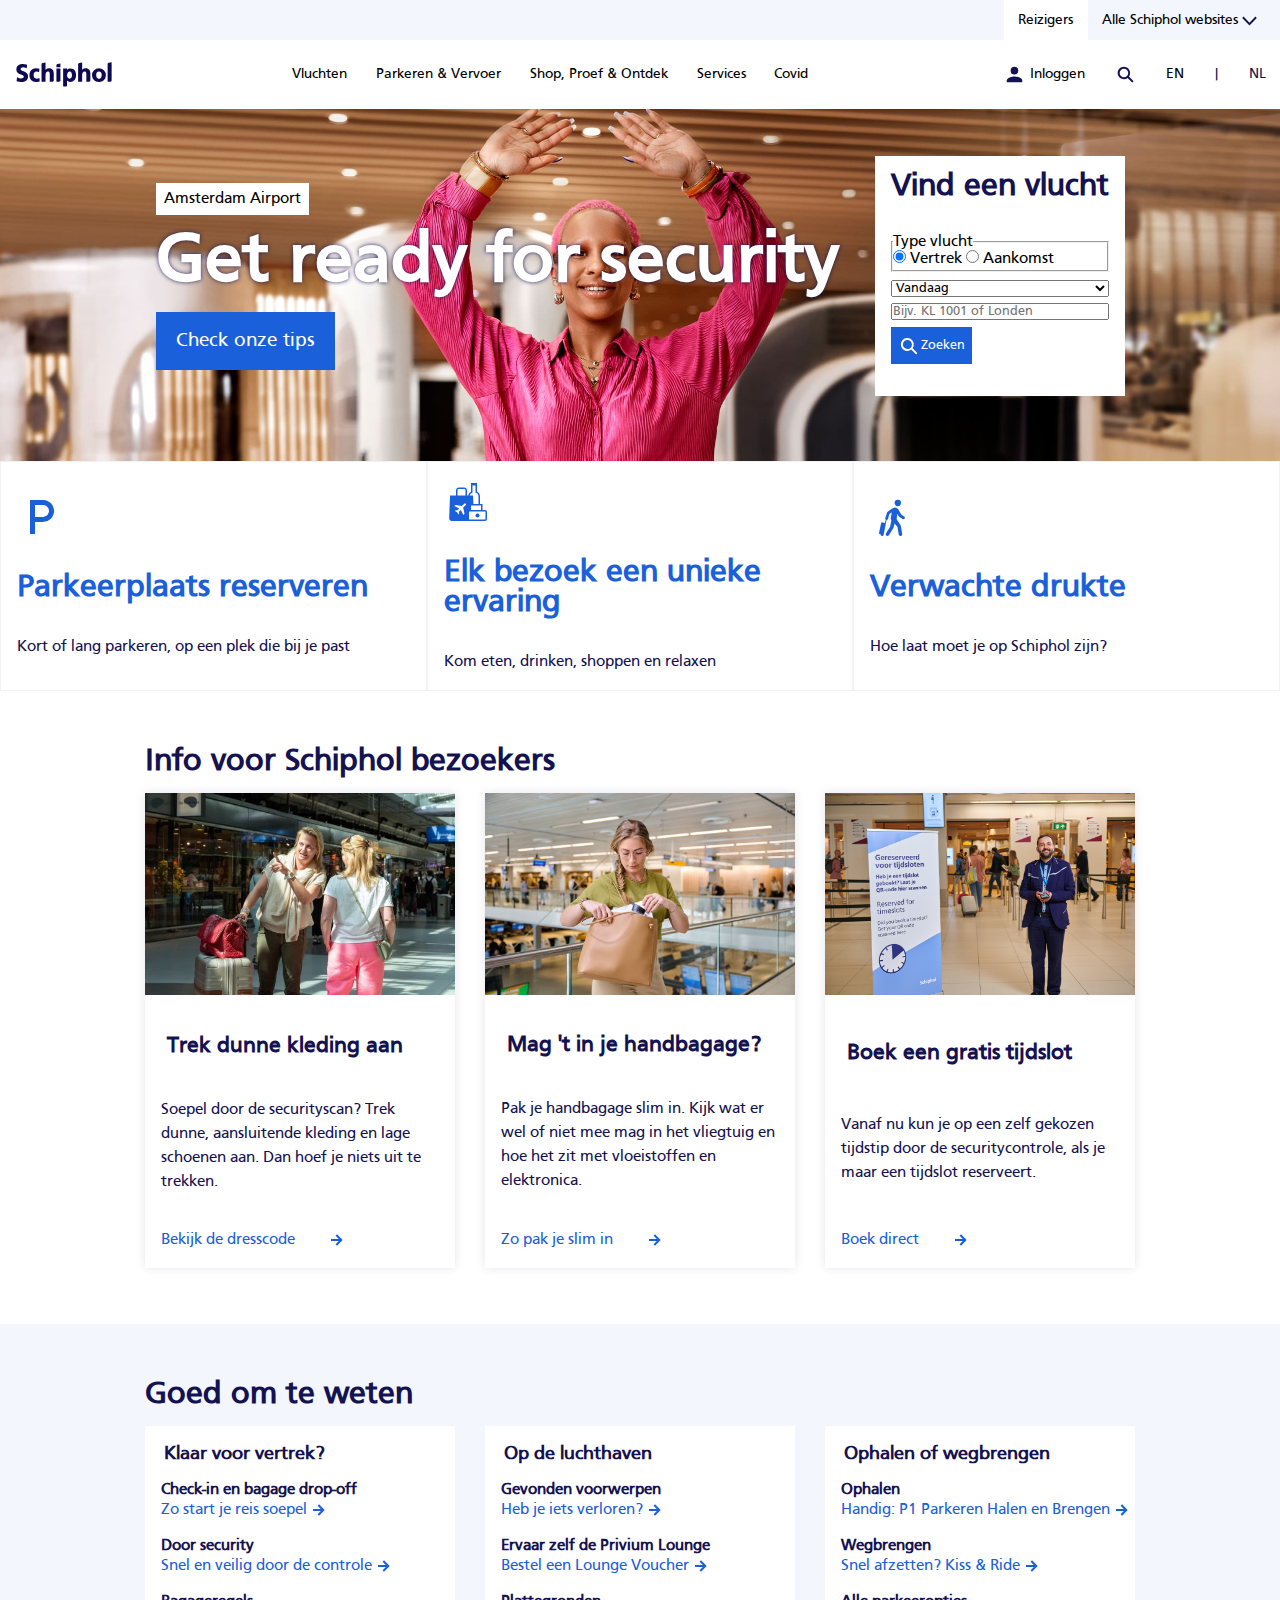
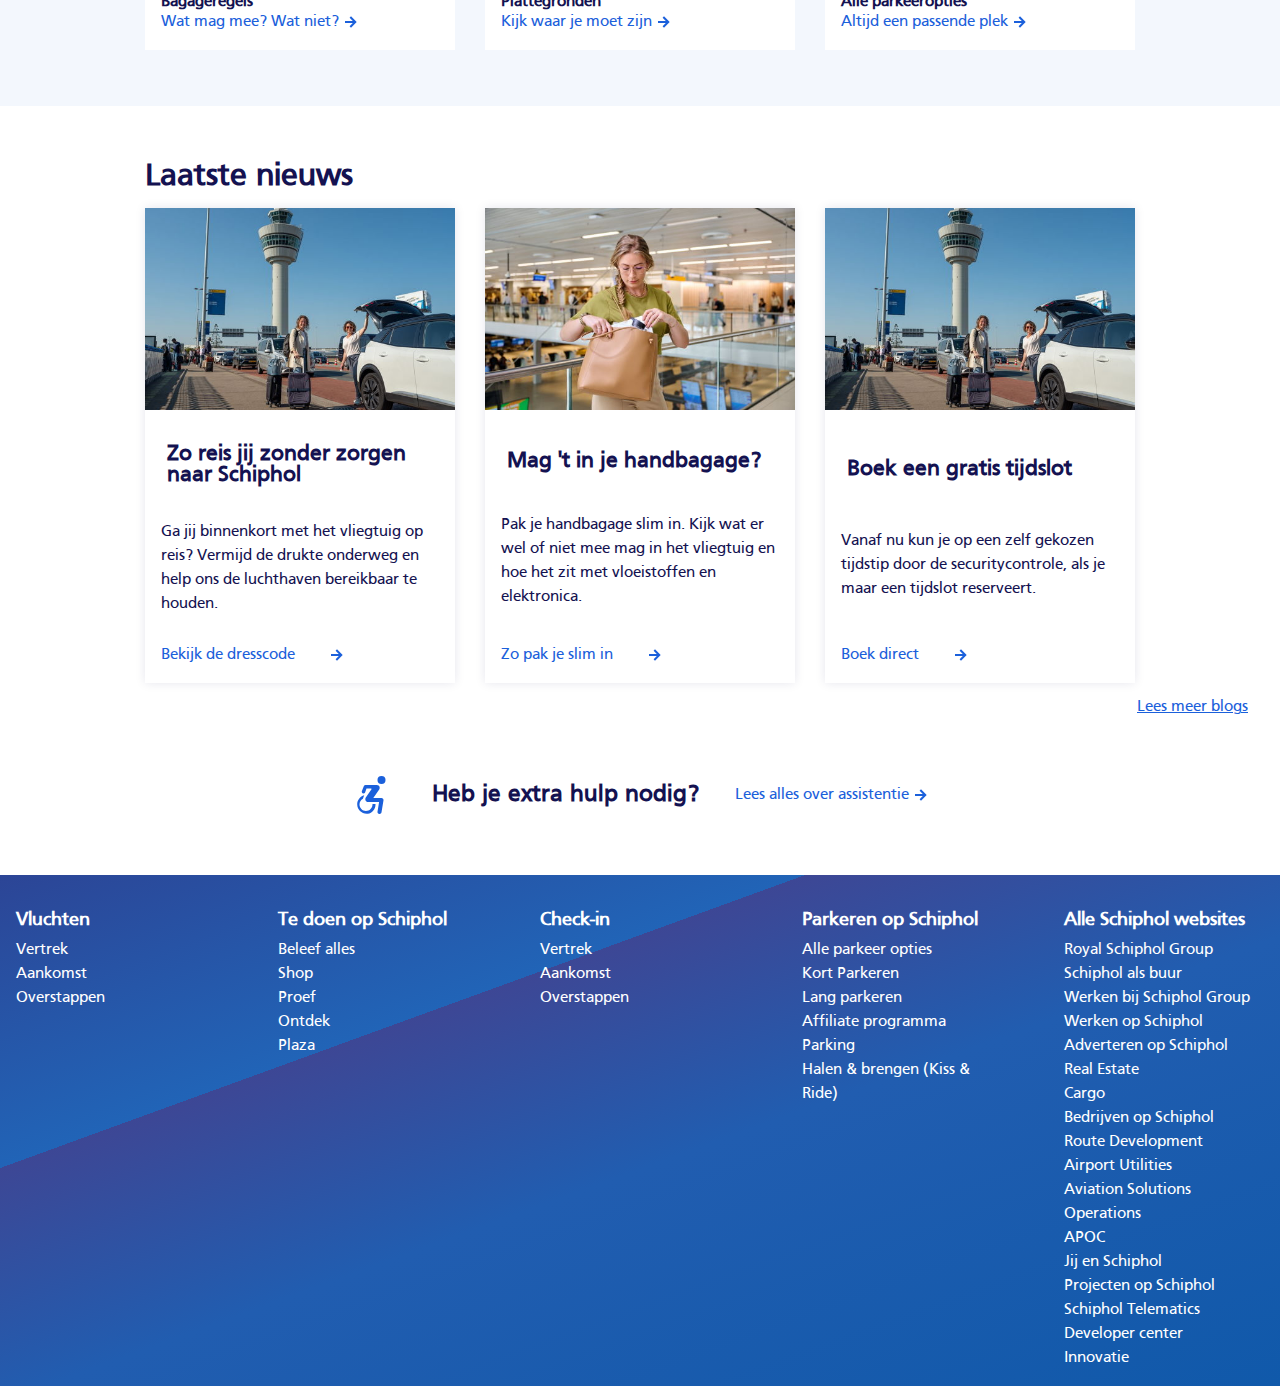
<file: index.html>
<!DOCTYPE html>
<html lang="nl">

<head>
	<meta charset="utf-8">
	<meta http-equiv="X-UA-Compatible" content="IE=edge">
	<title>Schiphol (Copy)</title>
	<meta name="author" content="Maxwell Pels">
	<meta name="viewport" content="width=device-width, initial-scale=1">
	<link href="styles/style.css" rel="stylesheet">
	<link rel="icon" type="image/svg+xml" href="images/favicon.svg">
</head>

<body>
	<header>
		<nav class="nav-top">
			<ul>
				<li class="reizigers"><a href="#">Reizigers</a></li>
				<li><a href="#">Alle Schiphol websites<img class="dropdown-icon" src="images/dropdown-icon.svg"
							alt=""></a></li>
			</ul>
		</nav>
		<nav class="nav-bottom">
			<a href="index.html"><img class="logo" src="images/Amsterdam_Airport_Schiphol_logo_(2018_present).svg"
					alt="Naar homepage"></a>
			<ul>
				<li><a href="vertrek.html">Vluchten</a></li>
				<li><a href="#">Parkeren & Vervoer</a></li>
				<li><a href="#">Shop, Proef & Ontdek</a></li>
				<li><a href="#">Services</a></li>
				<li><a href="#">Covid</a></li>
			</ul>
			<ul>
				<li><a href="#"><img class="inlog-icon" src="images/inlog-icon.svg">Inloggen</a>
				</li>
				<li><a href="#"><img class="zoek-icon" src="images/zoek-icon.svg" alt="zoeken"></a></li>
				<li alt="English"><a href="#">EN</a></li>
				<li><span>|</span></li>
				<li><strong>NL</strong></li>
			</ul>
		</nav>
		<nav class="nav-small">
			<button><img src="images/menu-icon.svg" alt="menu knop">menu</button>
			<a href="index.html"><img class="logo" src="images/Amsterdam_Airport_Schiphol_logo_(2018_present).svg"
					alt="Naar homepage"></a>
			<ul class="extra">
				<li><a href="#"><img class="inlog-icon" src="images/inlog-icon.svg" alt="inloggen"></a></li>
				<li><a href="#"><img class="zoek-icon" src="images/zoek-icon.svg" alt="zoeken"></a></li>
			</ul>
		</nav>
	</header>

	<main>
		<section class="part-1">
			<section class="overlay">
				<section class="introduction">
					<h1>Amsterdam Airport</h1>
					<h2>Get ready for security</h2>
					<button><a href="#">Check onze tips</a></button>
				</section>
				<section class="part-2">
					<h2>Vind een vlucht</h2>
					<form class="flight-search-widget__form" action="/nl/vlucht/homepage-search/" method="GET">
						<fieldset class="rw-fieldset">
							<legend class="rw-legend flight-search-widget__legend">Type vlucht</legend>
							<input type="radio" class="rw-input-radio" id="flight-search-widget-departures"
								name="direction" value="departure" checked="">
							<label for="flight-search-widget-departures" class="rw-input-radio-label">Vertrek</label>
							<input type="radio" class="rw-input-radio" id="flight-search-widget-arrivals"
								name="direction" value="arrival">
							<label for="flight-search-widget-arrivals" class="rw-input-radio-label">Aankomst</label>
						</fieldset>
						<select class="rw-select" data-input="true" aria-label="Selecteer een dag:" name="datetime"
							autocorrect="off">
							<option disabled="" hidden="" value="">
							</option>
							<option value="2023-10-05">Gisteren</option>
							<option value="2023-10-06" selected="">Vandaag</option>
							<option value="2023-10-07">Morgen</option>
							<option value="2023-10-08">8 oktober</option>
							<option value="2023-10-09">9 oktober</option>
							<option value="2023-10-10">10 oktober</option>
							<option value="2023-10-11">11 oktober</option>
							<option value="2023-10-12">12 oktober</option>
							<option value="2023-10-13">13 oktober</option>
							<option value="2023-10-14">14 oktober</option>
							<option value="2023-10-15">15 oktober</option>
							<option value="2023-10-16">16 oktober</option>
							<option value="2023-10-17">17 oktober</option>
							<option value="2023-10-18">18 oktober</option>
							<option value="2023-10-19">19 oktober</option>
							<option value="2023-10-20">20 oktober</option>
							<option value="2023-10-21">21 oktober</option>
							<option value="2023-10-22">22 oktober</option>
							<option value="2023-10-23">23 oktober</option>
							<option value="2023-10-24">24 oktober</option>
							<option value="2023-10-25">25 oktober</option>
							<option value="2023-10-26">26 oktober</option>
							<option value="2023-10-27">27 oktober</option>
						</select>
						<input class="rw-input-text rw-autosuggest__input rw-input-submit__input"
							data-autosuggest-input="true" type="search" autocapitalize="off" autocomplete="off"
							autocorrect="off" aria-label="Geef een vluchtnummer, airline of stad op"
							placeholder="Bijv. KL 1001 of Londen" name="search" value=""
							id="flight-search-widget-autosuggest" spellcheck="false">
						<button>
							<svg aria-hidden="true" width="24" height="24" viewBox="0 0 24 24">
								<path fill="currentcolor"
									d="M19.8 18.4l-4.2-4.2a6.5 6.5 0 10-9.1 1.5 6.7 6.7 0 003.9 1.2 6.5 6.5 0 003.8-1.3l4.2 4.2a1 1 0 101.6-1.2zm-13.9-8a4.5 4.5 0 019 0 4.6 4.6 0 01-4.5 4.5 4.5 4.5 0 01-4.5-4.5z">
								</path>
							</svg>
							<span class="visually-hidden">Zoeken</span>
						</button>
					</form>
				</section>
			</section>
			<img src="images/Summer_is_magic__opt_.jpeg" alt="vrouw bij security">
		</section>
		<section id="part-2">
			<h2>Vind een vlucht</h2>
			<form class="flight-search-widget__form" action="/nl/vlucht/homepage-search/" method="GET">
				<fieldset class="rw-fieldset">
					<legend class="rw-legend flight-search-widget__legend">Type vlucht</legend>
					<input type="radio" class="rw-input-radio" id="flight-search-widget-departures" name="direction"
						value="departure" checked="">
					<label for="flight-search-widget-departures" class="rw-input-radio-label">Vertrek</label>
					<input type="radio" class="rw-input-radio" id="flight-search-widget-arrivals" name="direction"
						value="arrival">
					<label for="flight-search-widget-arrivals" class="rw-input-radio-label">Aankomst</label>
				</fieldset>
				<select class="rw-select" data-input="true" aria-label="Selecteer een dag:" name="datetime"
					autocorrect="off">
					<option disabled="" hidden="" value="">
					</option>
					<option value="2023-10-05">Gisteren</option>
					<option value="2023-10-06" selected="">Vandaag</option>
					<option value="2023-10-07">Morgen</option>
					<option value="2023-10-08">8 oktober</option>
					<option value="2023-10-09">9 oktober</option>
					<option value="2023-10-10">10 oktober</option>
					<option value="2023-10-11">11 oktober</option>
					<option value="2023-10-12">12 oktober</option>
					<option value="2023-10-13">13 oktober</option>
					<option value="2023-10-14">14 oktober</option>
					<option value="2023-10-15">15 oktober</option>
					<option value="2023-10-16">16 oktober</option>
					<option value="2023-10-17">17 oktober</option>
					<option value="2023-10-18">18 oktober</option>
					<option value="2023-10-19">19 oktober</option>
					<option value="2023-10-20">20 oktober</option>
					<option value="2023-10-21">21 oktober</option>
					<option value="2023-10-22">22 oktober</option>
					<option value="2023-10-23">23 oktober</option>
					<option value="2023-10-24">24 oktober</option>
					<option value="2023-10-25">25 oktober</option>
					<option value="2023-10-26">26 oktober</option>
					<option value="2023-10-27">27 oktober</option>
				</select>
				<input class="rw-input-text rw-autosuggest__input rw-input-submit__input" data-autosuggest-input="true"
					type="search" autocapitalize="off" autocomplete="off" autocorrect="off"
					aria-label="Geef een vluchtnummer, airline of stad op" placeholder="Bijv. KL 1001 of Londen"
					name="search" value="" id="flight-search-widget-autosuggest" spellcheck="false">
				<button>
					<svg aria-hidden="true" width="24" height="24" viewBox="0 0 24 24">
						<path fill="currentcolor"
							d="M19.8 18.4l-4.2-4.2a6.5 6.5 0 10-9.1 1.5 6.7 6.7 0 003.9 1.2 6.5 6.5 0 003.8-1.3l4.2 4.2a1 1 0 101.6-1.2zm-13.9-8a4.5 4.5 0 019 0 4.6 4.6 0 01-4.5 4.5 4.5 4.5 0 01-4.5-4.5z">
						</path>
					</svg>
					<span class="visually-hidden">Zoeken</span>
				</button>
			</form>
		</section>
		<section class="part-3">
			<a href="#" alt="naar parkeerplaats reserveren">
				<article class="parkeren">
					<img src="images/P-icon.svg">
					<section>
						<h2>Parkeerplaats reserveren</h2>
						<p>Kort of lang parkeren, op een plek die bij je past</p>
					</section>
				</article>
			</a>
			<a href="#" alt="naar Elk bezoek een unieke ervaring">
				<article>
					<img src="images/baggage-icon.svg">
					<section>
						<h2>Elk bezoek een unieke ervaring</h2>
						<p>Kom eten, drinken, shoppen en relaxen</p>
					</section>
				</article>
			</a>
			<a href="#" alt="naar Verwachte drukte">
				<article>
					<img src="images/depart-icon.svg">
					<section>
						<h2>Verwachte drukte</h2>
						<p>Hoe laat moet je op Schiphol zijn?</p>
					</section>
				</article>
			</a>
		</section>
		<section class="part-4">
			<h2>Info voor Schiphol bezoekers</h2>
			<section>
				<a href="#" alt="Bekijk de dresscode">
					<article>
						<img src="images/Kledingblog-najaarscampagne.jpg"
							alt="twee vrouwen met baggage wijzend naar iets">
						<h3>Trek dunne kleding aan</h3>
						<p>Soepel door de securityscan? Trek dunne, aansluitende kleding en lage schoenen aan. Dan hoef
							je
							niets uit te trekken.</p>
						<section>
							<p>Bekijk de dresscode</p>
							<img src="images/arrowlink-icon.svg" alt="">
						</section>
					</article>
				</a>
				<a href="#">
					<article>
						<img src="images/handbagage__opt_.jpeg" alt="Vrouw zoekt in haar tas">
						<h3>Mag 't in je handbagage?</h3>
						<p>Pak je handbagage slim in. Kijk wat er wel of niet mee mag in het vliegtuig en hoe het zit
							met
							vloeistoffen en elektronica.</p>
						<section>
							<p>Zo pak je slim in</p>
							<img src="images/arrowlink-icon.svg" alt="">
						</section>
					</article>
				</a>
				<a href="#">
					<article>
						<img src="images/Tijdsloten_linkpost.png" alt="Schiphol medewerker staat voor je klaar">
						<h3>Boek een gratis tijdslot</h3>
						<p>Vanaf nu kun je op een zelf gekozen tijdstip door de securitycontrole, als je maar een
							tijdslot
							reserveert.</p>
						<section>
							<p>Boek direct</p>
							<img src="images/arrowlink-icon.svg" alt="">
						</section>
					</article>
				</a>
			</section>
		</section>
		<section class="part-5">
			<h2>Goed om te weten</h2>
			<section>
				<article>
					<h3>Klaar voor vertrek?</h3>
					<section>
						<h4>Check-in en bagage drop-off</h4>
						<a href="#">Zo start je reis soepel<img src="images/arrowlink-icon.svg" alt=""></a>
					</section>
					<section>
						<h4>Door security</h4>
						<a href="#">Snel en veilig door de controle<img src="images/arrowlink-icon.svg" alt=""></a>
					</section>
					<section>
						<h4>Bagageregels</h4>
						<a href="#">Wat mag mee? Wat niet?<img src="images/arrowlink-icon.svg" alt=""></a>
					</section>
				</article>
				<article>
					<h3>Op de luchthaven</h3>
					<section>
						<h4>Gevonden voorwerpen</h4>
						<a href="#">Heb je iets verloren?<img src="images/arrowlink-icon.svg" alt=""></a>
					</section>
					<section>
						<h4>Ervaar zelf de Privium Lounge</h4>
						<a href="#">Bestel een Lounge Voucher<img src="images/arrowlink-icon.svg" alt=""></a>
					</section>
					<section>
						<h4>Plattegronden</h4>
						<a href="#">Kijk waar je moet zijn<img src="images/arrowlink-icon.svg" alt=""></a>
					</section>
				</article>
				<article>
					<h3>Ophalen of wegbrengen</h3>
					<section>
						<h4>Ophalen</h4>
						<a href="#">Handig: P1 Parkeren Halen en Brengen<img src="images/arrowlink-icon.svg" alt=""></a>
					</section>
					<section>
						<h4>Wegbrengen</h4>
						<a href="#">Snel afzetten? Kiss & Ride<img src="images/arrowlink-icon.svg" alt=""></a>
					</section>
					<section>
						<h4>Alle parkeeropties</h4>
						<a href="#">Altijd een passende plek<img src="images/arrowlink-icon.svg" alt=""></a>
					</section>
				</article>
			</section>
		</section>
		<section class="part-6">
			<h2>Laatste nieuws</h2>
			<section>
				<a href="#" alt="Bekijk de dresscode">
					<article>
						<img src="images/schiphol.jpg" alt="2 vrouwen zijn koffers uitladen uit auto op Schiphol">
						<h3>Zo reis jij zonder zorgen naar Schiphol</h3>
						<p>Ga jij binnenkort met het vliegtuig op reis? Vermijd de drukte onderweg en help ons de luchthaven bereikbaar te houden.</p>
						<section>
							<p>Bekijk de dresscode</p>
							<img src="images/arrowlink-icon.svg" alt="">
						</section>
					</article>
				</a>
				<a href="#" alt="Zo pak je slim in">
					<article>
						<img src="images/handbagage__opt_.jpeg" alt="Vrouw zoekt in haar tas">
						<h3>Mag 't in je handbagage?</h3>
						<p>Pak je handbagage slim in. Kijk wat er wel of niet mee mag in het vliegtuig en hoe het zit
							met
							vloeistoffen en elektronica.</p>
						<section>
							<p>Zo pak je slim in</p>
							<img src="images/arrowlink-icon.svg" alt="">
						</section>
					</article>
				</a>
				<a href="#" alt="Boek direct">
					<article>
						<img src="images/schiphol.jpg" alt="2 vrouwen zijn koffers uitladen uit auto op Schiphol">
						<h3>Boek een gratis tijdslot</h3>
						<p>Vanaf nu kun je op een zelf gekozen tijdstip door de securitycontrole, als je maar een
							tijdslot
							reserveert.</p>
						<section>
							<p>Boek direct</p>
							<img src="images/arrowlink-icon.svg" alt="">
						</section>
					</article>
				</a>
			</section>
			<a class="link" href="#">Lees meer blogs</a>
		</section>
		<section class="part-7">
			<img src="images/hulp-icon.svg" alt="">
			<h2>Heb je extra hulp nodig?</h2>
			<a href="#">Lees alles over assistentie<img src="images/arrowlink-icon.svg" alt=""></a>
		</section>
	</main>

	<footer>
		<ul>
			<li><h2>Vluchten</h2></li>
			<li><a href="#">Vertrek</a></li>
			<li><a href="#">Aankomst</a></li>
			<li><a href="#">Overstappen</a></li>
		</ul>
		<ul>
			<li><h2>Te doen op Schiphol</h2></li>
			<li><a href="#">Beleef alles</a></li>
			<li><a href="#">Shop</a></li>
			<li><a href="#">Proef</a></li>
			<li><a href="#">Ontdek</a></li>
			<li><a href="#">Plaza</a></li>
		</ul>
		<ul>
			<li><h2>Check-in</h2></li>
			<li><a href="#">Vertrek</a></li>
			<li><a href="#">Aankomst</a></li>
			<li><a href="#">Overstappen</a></li>
		</ul>
		<ul>
			<li><h2>Parkeren op Schiphol</h2></li>
			<li><a href="#">Alle parkeer opties</a></li>
			<li><a href="#">Kort Parkeren</a></li>
			<li><a href="#">Lang parkeren</a></li>
			<li><a href="#">Affiliate programma Parking</a></li>
			<li><a href="#">Halen & brengen (Kiss & Ride)</a></li>
		</ul>
		<ul>
			<li><h2>Alle Schiphol websites</h2></li>
			<li><a href="#">Royal Schiphol Group</a></li>
			<li><a href="#">Schiphol als buur</a></li>
			<li><a href="#">Werken bij Schiphol Group</a></li>
			<li><a href="#">Werken op Schiphol</a></li>
			<li><a href="#">Adverteren op Schiphol</a></li>
			<li><a href="#">Real Estate</a></li>
			<li><a href="#">Cargo</a></li>
			<li><a href="#">Bedrijven op Schiphol</a></li>
			<li><a href="#">Route Development</a></li>
			<li><a href="#">Airport Utilities</a></li>
			<li><a href="#">Aviation Solutions</a></li>
			<li><a href="#">Operations</a></li>
			<li><a href="#">APOC</a></li>
			<li><a href="#">Jij en Schiphol</a></li>
			<li><a href="#">Projecten op Schiphol</a></li>
			<li><a href="#">Schiphol Telematics</a></li>
			<li><a href="#">Developer center</a></li>
			<li><a href="#">Innovatie</a></li>
		</ul>
	</footer>

	<script src="scripts/script.js" async defer></script>
</body>

</html>
</file>
<file: styles/style.css>
@font-face {
	font-family: 'Frutiger';
	font-style: normal;
	font-weight: normal;
	src: local('Frutiger'), url('../fonts/Frutiger.woff') format('woff');
}

:root {
	--color-text: #000000;
	--color-text-2: #141251;
	--color-text-3: #1B60DB;
	--color-background: #ffffff;
	--color-background-2: #f3f7fd;
}

* {
	box-sizing: border-box;
	margin: 0;
	padding: 0;
	font-family: 'Frutiger';
	font-weight: 100;
}

a,
li,
button {
	display: flex;
	text-decoration: none;
	align-items: center;
	color: var(--color-text);
}

/* a:visited, a:active {
	text-decoration: none;
	color: var(--color-text-2);
} */

article {
	display: flex;
	justify-content: space-around;
	align-items: center;
}

p {
	line-height: 1.5em;
}

h2 {
	font-size: 2em;
}


/*/////////////////////// PAGINA 1: HOME ///////////////////////*/

/* HEADER */

header {
	position: relative;
	display: flex;
	flex-direction: column;
	background-color: var(--color-background);
}

.nav-small {
	display: none;
}

.nav-top {
	display: flex;
	flex-direction: row-reverse;
	justify-content: space-between;
	background-color: var(--color-background);
	align-items: center;
	background-color: var(--color-background-2);
}



.nav-top .reizigers {
	background-color: var(--color-background);
	padding-inline: 1em;
}

.nav-bottom {
	display: flex;
	flex-direction: row;
	justify-content: space-between;
	background-color: var(--color-background);
	align-items: center;
}

.nav-top ul li {
	height: 40px;
}

.nav-bottom ul li {
	height: 69px;
}

.nav-bottom button {
	display: none;
}

nav ul {
	display: flex;
	flex-direction: row;
	justify-content: space-around;
	align-items: center;
}

nav ul li {
	display: flex;
	align-items: center;
	padding-inline: 1em;
	font-size: 0.9em;
	font-weight: 100;
	color: var(--color-text-2);
}

.dropdown-icon {
	width: 1.6em;
	margin-right: 0.3em;
}

.logo {
	width: 7em;
	padding-left: 1em;
}

.inlog-icon {
	width: 1.6em;
	margin-right: 0.3em;
}

.zoek-icon {
	width: 1.6em;
}


/* SECTION 1 */

.part-1 {
	display: flex;
	height: 22em;
	position: relative;
	justify-content: center;
}

.part-1 img {

	object-fit: cover;
	height: 22em;
	width: 100%;
	margin-inline: auto;
}

.part-1 h1 {
	padding: 0.5em;
	font-size: 1em;
	background-color: var(--color-background);
	color: var(--color-text);
	width: fit-content;
}

.part-1 .introduction h2 {
	font-size: 4.5em;
	font-weight: bold;
	color: var(--color-background);
	margin-top: 0.2em;
	margin-bottom: 0.2em;
	text-shadow: 0 0 4px rgba(20, 18, 81, .9);
	margin-right: 0.5em;
}

.overlay {
	display: flex;
	position: absolute;
	max-width: 990px;
	height: 85%;
	justify-content: space-between;
	align-items: center;
	top: 5%;
	bottom: 5%;
	margin-inline: 1em;
}

.introduction {
	display: flex;
	flex-direction: column;
	align-items: flex-start;
}

.part-1 .introduction button {
	display: flex;
	width: fit-content;
	background-color: var(--color-text-3);
	border: none;
	text-align: center;
	text-decoration: none;
	cursor: pointer;
	color: var(--color-background);
	padding: 1.5em;
}

.part-1 .introduction button {
	display: flex;
	width: fit-content;
	background-color: var(--color-text-3);
	border: none;
	text-align: center;
	text-decoration: none;
	cursor: pointer;
	color: var(--color-background);
	padding: 1.5em;
}

.part-1 .introduction button:hover {
	display: flex;
	width: fit-content;
	background-color: var(--color-text-3);
	border: none;
	text-align: center;
	text-decoration: none;
	cursor: pointer;
	color: var(--color-background);
	padding: 1.5em;
	animation-name: button-animation;
	animation-duration: 1s;
	box-shadow: 0.0125em 0.625em 0 rgba(20, 18, 81, .1);
}

.part-1 .introduction button a {
	color: var(--color-background);
	font-size: 1.5em;
}

@keyframes button-animation {
	0% {
		scale: 1;

	}

	100% {
		scale: 1.2;

	}

}


/* SECTION 2 */

#part-2 {
	display: none;
}

.part-2 {
	display: flex;
	flex-direction: column;
	justify-content: center;
	background-color: var(--color-background);
	padding: 1em;
}

.part-2 h2 {
	color: var(--color-text-2);
	font-weight: bold;
	margin-bottom: 0.5em;
}

.part-2 form {
	display: flex;
	flex-direction: column;
	margin-top: 1em;
	margin-bottom: 1em;
}

.part-2 button {
	display: flex;
	width: fit-content;
	background-color: var(--color-text-3);
	border: none;
	text-align: center;
	text-decoration: none;
	cursor: pointer;
	color: var(--color-background);
	padding: 0.5em;
}

.part-2 fieldset,
select,
input {
	margin-bottom: 0.5em;
}


/* SECTION 3 */

.part-3 {
	display: grid;
	grid-template-columns: repeat(3, 1fr);
}

.part-3 a:hover {
	border: 0.25em solid;
	border-color: var(--color-background-2);
}

.part-3 a:hover h3 {
	text-decoration: 1px underline;
	text-decoration-color: var(--color-text-3);
}

.part-3 a {
	border: 1px solid #f2f1f4;
	margin: 0;
}

.part-3 p {
	color: var(--color-text-2)
}

.part-3 article {
	display: flex;
	flex-direction: column;
	align-items: flex-start;
	margin: 1em;
}

.part-3 h2 {
	font-weight: bold;
	color: var(--color-text-3);
	margin-top: 1em;
	margin-bottom: 1em;
}


/* SECTION 4 */

.part-4 {
	margin-top: 3.5em;
	margin-bottom: 3.5em;
	margin-inline: 1em;
}

.part-4 h2 {
	position: relative;
	color: var(--color-text-2);
	font-weight: bold;
	max-width: 990px;
	margin-inline: auto;
	margin-bottom: 0.5em;
}

.part-4 article {
	display: flex;
	align-items: flex-start;
	justify-content: space-between;
	flex-direction: column;
	box-shadow: 0 0.0125em 0.625em 0 rgba(20, 18, 81, .1);
	height: 475px;
}

.part-4 section {
	display: grid;
	grid-template-columns: repeat(3, 1fr);
	column-gap: 1.875em;
	max-width: 990px;
	margin-inline: auto;
}

.part-4 article h3 {
	margin-inline: 1em;
	margin: 1em;
	font-size: 1.4em;
	font-weight: bold;
	color: var(--color-text-2)
}

.part-4 article p {
	margin-inline: 1em;
	margin-bottom: 1em;
	color: var(--color-text-2);
}

.part-4 article section {
	display: flex;
	flex-direction: flex-start;
	align-items: center;
	margin-inline: 1em;
	margin-bottom: 1em;
}

.part-4 article section p {
	color: var(--color-text-3);
	margin-inline: 0;
	margin-bottom: 0;
}

.part-4 article:hover {
	box-shadow: 0 0.0125em 0.625em 0 rgba(20, 18, 81, .3);
}

.part-4 article:hover section p {
	text-decoration: 1px underline;
	text-decoration-color: var(--color-text-3);
	color: var(--color-text-3);
}


.part-4 article section img {
	width: 1.5em;
}

.part-4 img {
	width: 100%;
}


/* SECTION 5 */

.part-5 {
	background-color: var(--color-background-2);
	padding-top: 3.5em;
	padding-bottom: 3.5em;
	padding-inline: 1em;
}

.part-5 section {
	display: grid;
	grid-template-columns: repeat(3, 1fr);
	column-gap: 1.875em;
	max-width: 990px;
	margin-inline: auto;
}

.part-5 img {
	width: 1.5em;
}

.part-5 h2 {
	position: relative;
	color: var(--color-text-2);
	font-weight: bold;
	max-width: 990px;
	margin-inline: auto;
	margin-bottom: 0.5em;
}

.part-5 h3 {
	display: flex;
	justify-content: flex-start;
	margin-inline: 1em;
	margin: 1em;
	font-size: 1.2em;
	font-weight: bold;
	color: var(--color-text-2)
}

.part-5 h4 {
	font-weight: bold;
	color: var(--color-text-2);
}

.part-5 a {
	color: var(--color-text-3)
}

.part-5 a:hover {
	text-decoration: 1px underline;
	text-decoration-color: var(--color-text-3);
	color: var(--color-text-3);
}

.part-5 article {
	display: flex;
	flex-direction: column;
	background-color: var(--color-background);
	align-items: flex-start;
}

.part-5 article section {
	display: flex;
	align-items: flex-start;
	margin-left: 1em;
	margin-bottom: 1em;
	flex-direction: row;
	align-content: flex-start;
	flex-wrap: wrap;
}


/* SECTION 6 */

.part-6 {
	margin-top: 3.5em;
	margin-bottom: 3.5em;
	margin-inline: 1em;
}

.part-6 h2 {
	position: relative;
	color: var(--color-text-2);
	font-weight: bold;
	max-width: 990px;
	margin-inline: auto;
	margin-bottom: 0.5em;
}

.part-6 article {
	display: flex;
	align-items: flex-start;
	justify-content: space-between;
	flex-direction: column;
	box-shadow: 0 0.0125em 0.625em 0 rgba(20, 18, 81, .1);
	height: 475px;
}

.part-6 section {
	display: grid;
	grid-template-columns: repeat(3, 1fr);
	column-gap: 1.875em;
	max-width: 990px;
	margin-inline: auto;
}

.part-6 article h3 {
	margin-inline: 1em;
	margin: 1em;
	font-size: 1.4em;
	font-weight: bold;
	color: var(--color-text-2)
}

.part-6 article p {
	margin-inline: 1em;
	margin-bottom: 1em;
	color: var(--color-text-2);
}

.part-6 article section {
	display: flex;
	flex-direction: flex-start;
	align-items: center;
	margin-inline: 1em;
	margin-bottom: 1em;
}

.part-6 article section p {
	color: var(--color-text-3);
	margin-inline: 0;
	margin-bottom: 0;
}

.part-6 article:hover {
	box-shadow: 0 0.0125em 0.625em 0 rgba(20, 18, 81, .3);
}

.part-6 article:hover section p {
	text-decoration: 1px underline;
	text-decoration-color: var(--color-text-3);
	color: var(--color-text-3);
}


.part-6 article section img {
	width: 1.5em;
}

.part-6 img {
	width: 100%;
}

.part-6 .link {
	display: flex;
	justify-content: flex-end;
	margin-inline: 1em;
	margin-bottom: 1em;
	margin-top: 1em;
	text-decoration: 1px underline;
	text-decoration-color: var(--color-text-3);
	color: var(--color-text-3);
}

.part-6 .link:hover {
	text-decoration: 1px underline;
	text-decoration-color: var(--color-text-3);
	color: var(--color-text-3);
	text-decoration-thickness: 0.2em;
}


/* SECTION 7 */

.part-7 {
	display: flex;
	justify-content: space-evenly;
	align-items: center;
	max-width: 660px;
	margin-inline: auto;
	margin-top: 3.5em;
	margin-bottom: 3.5em;
}

.part-7 img {
	width: 3em;
}

.part-7 h2 {
	font-size: 1.5em;
	font-weight: bold;
	color: var(--color-text-2);
}

.part-7 a {
	display: flex;
	justify-content: space-around;
	color: var(--color-text-3);
}

.part-7 a img {
	width: 1.5em;
}


/* FOOTER */

footer {
	background-image: linear-gradient(160deg, #2c4596 0%, #2164b7 30%, #3d4795 30%, #215db0 54%, #1059aa 100%);
	display: flex;
	flex-wrap: wrap;
	flex-direction: row;
	justify-content: space-between;
}

footer ul {
	display: flex;
	align-items: flex-start;
	width: 200px;
	margin: 1em;
	justify-content: flex-start;
	flex-direction: column;
}

footer h2 {
	color: var(--color-background);
	margin-top: 1em;
	margin-bottom: 0.5em;
	font-size: 1.2em;
	font-weight: bold;
}

footer a {
	color: var(--color-background);
	line-height: 1.5em;
	font-size: 1em;
	font-weight: 100;
}

footer a:hover {
	text-decoration: 1px underline;
	text-decoration-color: var(--color-background);
}



/*////////////// PAGINA 2: VERTREK /////////////////*/

/* SECTION 1.2 */

.part-1_2 {
	display: flex;
	justify-content: space-between;
	max-width: 990px;
	margin-inline: auto;
	margin-top: 2em;
	margin-bottom: 1em;
}

.part-1_2 h1 {
	font-size: 4em;
	font-weight: bold;
	line-height: 1em;
	color: rgb(131, 78, 201);
	margin-left: 16px;
}


/* SECTION 2.2 */

.part-2_2 {
	display: flex;
	align-items: center;
}

.part-2_2 h2 {
	font-size: 1.2em;
	margin-inline: 1em;
}

.part-2_2 .inactive:hover {
	font-size: 1.2em;
	margin-inline: 1em;
	background-color: var(--color-text-3);
	color: var(--color-background);
	padding: 1em;
	cursor: pointer;
}

.part-2_2 .active {
	font-size: 1.2em;
	margin-inline: 1em;
	text-underline-offset: 10px;
	text-decoration: 3px underline;
	text-decoration-color: var(--color-text-3);
	color: var(--color-text-3);
	background-color: var(--color-background);
	padding: 1em;
}

.part-2_2 button {
	display: flex;
	box-shadow: 0 0.0125em 0.625em 0 rgba(20, 18, 81, .1);
	justify-content: space-between;
	align-items: flex-start;
}


/* SECTION 3.2 */

.part-3_2 {
	margin-top: 3.5em;
	margin-bottom: 3.5em;
	background-color: var(--color-background-2);
	margin-inline: auto;
}

.part-3_2 h2 {
	position: relative;
	color: var(--color-text-2);
	font-weight: bold;
	margin-inline: auto;
	margin-bottom: 0.5em;
}

.part-3_2 article {
	display: flex;
	box-shadow: 0 0.0125em 0.625em 0 rgba(20, 18, 81, .1);
	justify-content: space-between;
	align-items: flex-start;
	background-color: var(--color-background);
	margin-inline: 1em;
	cursor: pointer;

}

.part-3_2 section {
	display: grid;
	grid-template-rows: repeat(1, 1fr);
	row-gap: 0.5em;
	margin-inline: auto;
	max-width: 990px;
}

.part-3_2 article h3 {
	display: flex;
	justify-content: flex-start;
	font-size: 1.4em;
	font-weight: bold;
	color: var(--color-text-2)
}

.part-3_2 article p {
	margin-inline: 1em;
	margin-bottom: 1em;
	color: var(--color-text-2);
}

.part-3_2 article section {
	display: flex;
	margin-inline: 1em;
	margin-bottom: 1em;
	flex-direction: column;
}

.part-3_2 article section p {
	color: var(--color-text-3);
	margin-inline: 0;
	margin-bottom: 0;
}

.part-3_2 article:hover {
	box-shadow: 0 0.0125em 0.625em 0 rgba(20, 18, 81, .3);
}

.part-3_2 article:hover section p {
	text-decoration: 1px underline;
	text-decoration-color: var(--color-text-3);
	color: var(--color-text-3);
}

.part-3_2 article img {
	width: 1.5em;
}


/* SECTION 4 */

.part-4_2 {
	margin-inline: 1em;
	display: flex;
	flex-direction: row;
	margin-bottom: 3em;
}

.part-4_2 h2 {
	color: var(--color-text-2);
	font-size: 2em;
	max-width: 990px;

	margin-bottom: 0.5em;
	font-weight: bold;
}

.part-4_2 p {
	color: var(--color-text-2);
	line-height: 1.5em;

}

.part-4_2 img {
	width: 40%;
}


/*////////////////////// Tablet ///////////////////////*/

@media only screen and (max-width: 825px) {

	/* HEADER */

	header {
		display: flex;
		height: 49px;
		flex-direction: column;
		align-items: stretch;
	}

	.logo {
		display: flex;
		justify-content: center;
		padding-left: 0;
		width: 5.5em;
	}

	.inlog-icon {
		display: block;
	}

	.zoek-icon {
		display: block;
	}

	.nav-top {
		display: none;
	}

	.nav-bottom {
		display: none;
	}

	.nav-small {
		display: flex;
		justify-content: space-between;
		align-items: flex-end;
	}

	.nav-small button {
		display: flex;
		background-color: var(--color-background);
		border: none;
		text-align: center;
		text-decoration: none;
		cursor: pointer;
	}

	.extra ul li {
		display: flex;
		align-items: center;
		font-size: 0.9em;
		font-weight: 100;
		color: var(--color-text-2);
	}


	/* SECTION 1 */

	.part-1 {
		height: 22em;
	}


	/* SECTION 2 */

	.part-2 {
		position: relative;
		display: flex;
		flex-direction: column;
		justify-content: center;
		background-color: var(--color-background);
		padding: 1em;
		max-height: 300px;
	}

	.part-2 h2 {
		color: var(--color-text-2);
		font-weight: bold;
		margin-bottom: 0.5em;
		margin-right: 1em;
	}

	.part-2 form {
		display: flex;
		flex-direction: column;
		margin-top: 1em;
		margin-bottom: 1em;
	}

	.part-2 fieldset,
	select,
	input,
	.part-2 button {
		margin-bottom: 0.5em;
	}


	/* SECTION 6 */

	.part-6 article {
		display: flex;
		align-items: flex-start;
		justify-content: space-between;
		flex-direction: column;
		box-shadow: 0 0.0125em 0.625em 0 rgba(20, 18, 81, .1);
		height: 475px;
	}


	/*////////////// PAGINA 2: VERTREK /////////////////*/

	/* SECTION 1.2 */

	.part-1_2 img {
		display: none;
	}


	/* SECTION 4 */

	.part-4_2 {
		margin-inline: 1em;
		display: flex;
		flex-direction: column;
		margin-bottom: 3em;
	}
	.part-4_2 img {
		width: 80%;
	}
}


/*//////////////////////// Mobile ////////////////////////*/

@media only screen and (max-width: 650px) {

	/* HEADER */

	header {
		display: flex;
		height: 49px;
		flex-direction: column;
		align-items: stretch;
	}

	.logo {
		display: flex;
		padding-left: 0;
		width: 5.5em;
	}

	.nav-top {
		display: none;
	}

	.nav-bottom {
		display: none;
	}

	.nav-small {
		display: flex;
		justify-content: space-between;
		align-items: flex-end;
	}

	.extra ul li {
		display: flex;
		align-items: center;
		font-size: 0.9em;
		font-weight: 100;
		color: var(--color-text-2);
	}


	/* SECTION 1 */

	.part-1 {
		height: 16em;
	}

	.part-1 img {
		object-fit: cover;
		height: 16em;
		width: 100%;
		background-position: center;
		margin-inline: auto;
	}

	.part-1 .introduction h2 {
		font-size: 3em;
		font-weight: bold;
		color: var(--color-background);
		margin-top: 0.2em;
		margin-bottom: 0.2em;
		text-shadow: 0 0 4px rgba(20, 18, 81, .9);
		margin-right: 0.5em;
	}


	/* SECTION 2 */

	#part-2 {
		display: flex;
		flex-direction: column;
		justify-content: center;
		background-color: var(--color-background);
		margin: 1em;
	}

	.part-2 {
		display: none;
	}

	#part-2 h2 {
		color: var(--color-text-2);
		font-weight: bold;
		margin-bottom: 0.5em;
		margin-right: 1em;
	}

	#part-2 form {
		display: flex;
		flex-direction: column;
		margin-top: 1em;
		margin-bottom: 1em;
	}

	#part-2 fieldset,
	select,
	input,
	.part-2 button {
		margin-bottom: 0.5em;
	}


	/* SECTION 3 */

	.part-3 {
		display: grid;
		background-color: var(--color-background-2);
		grid-template-rows: repeat(3, 1fr);
		grid-template-columns: none;
		height: 100%;
		padding: 1em;
	}

	.part-3 a:hover {
		text-decoration: underline;
		text-decoration-color: var(--color-background-2);
		background-color: var(--color-background-2)
	}

	.part-3 a {
		border: 1px solid #f2f1f4;
		margin: 0;
		background-color: var(--color-background)
	}

	.part-3 article {
		display: flex;
		flex-direction: row;
		align-items: center;
	}

	.part-3 h3 {
		font-weight: bold;
		color: #1B60DB;
		margin-top: 1em;
		margin-bottom: 1em;
	}


	/* SECTION 4 */

	.part-4 {
		margin-top: 3.5em;
		margin-bottom: 3.5em;
		margin-inline: 1em;
	}

	.part-4 h2 {
		position: relative;
		color: var(--color-text-2);
		font-weight: bold;
		max-width: 990px;
		margin-inline: auto;
		margin-bottom: 0.5em;
	}

	.part-4 article {
		display: flex;
		align-items: flex-start;
		justify-content: space-between;
		flex-direction: column;
		box-shadow: 0 0.0125em 0.625em 0 rgba(20, 18, 81, .1);
		height: fit-content;
	}

	.part-4 section {
		display: grid;
		grid-template-columns: none;
		grid-template-rows: repeat(3, 1fr);
		row-gap: 1.875em;
		margin-inline: auto;
	}

	.part-4 article h3 {
		margin-inline: 1em;
		margin: 1em;
		font-size: 1.4em;
		font-weight: bold;
		color: var(--color-text-2)
	}

	.part-4 article p {
		margin-inline: 1em;
		margin-bottom: 1em;
		color: var(--color-text-2);
	}

	.part-4 article section {
		display: flex;
		align-items: center;
		margin-inline: 1em;
		margin-bottom: 1em;
	}

	.part-4 article section p {
		color: var(--color-text-3);
		margin-inline: 0;
		margin-bottom: 0;
	}

	.part-4 article:hover {
		box-shadow: 0 0.0125em 0.625em 0 rgba(20, 18, 81, .3);
	}

	.part-4 article:hover section p {
		text-decoration: 1px underline;
		text-decoration-color: var(--color-text-3);
		color: var(--color-text-3);
	}


	.part-4 article section img {
		width: 1.5em;
	}

	.part-4 img {
		width: 100%;
	}

	/* SECTION 5 */

	.part-5 {
		background-color: var(--color-background-2);
		padding-top: 3.5em;
		padding-bottom: 3.5em;
		padding-inline: 1em;
	}

	.part-5 section {
		display: grid;
		grid-template-columns: none;
		grid-template-rows: repeat(3, 1fr);
		row-gap: 1.875em;
		max-width: 990px;
		margin-inline: auto;
	}

	.part-5 img {
		width: 1.5em;
	}

	.part-5 h2 {
		position: relative;
		color: var(--color-text-2);
		font-weight: bold;
		max-width: 990px;
		margin-inline: auto;
		margin-bottom: 0.5em;
	}

	.part-5 h3 {
		display: flex;
		justify-content: flex-start;
		margin-inline: 1em;
		margin: 1em;
		font-size: 1.2em;
		font-weight: bold;
		color: var(--color-text-2)
	}

	.part-5 h4 {
		font-weight: bold;
		color: var(--color-text-2);
	}

	.part-5 a {
		color: var(--color-text-3);
	}

	.part-5 a:hover {
		text-decoration: 1px underline;
		text-decoration-color: var(--color-text-3);
	}

	.part-5 article {
		display: flex;
		flex-direction: column;
		background-color: var(--color-background);
		align-items: flex-start;
	}

	.part-5 article section {
		display: flex;
		align-items: flex-start;
		margin-left: 1em;
		margin-bottom: 1em;
		flex-direction: column;
		align-content: flex-start;
		flex-wrap: wrap;
	}


	/* SECTION 6 */

	.part-6 {
		margin-top: 3.5em;
		margin-bottom: 3.5em;
		margin-inline: 1em;
	}

	.part-6 h2 {
		position: relative;
		color: var(--color-text-2);
		font-weight: bold;
		max-width: 990px;
		margin-inline: auto;
		margin-bottom: 0.5em;
	}

	.part-6 article {
		display: flex;
		align-items: flex-start;
		justify-content: space-between;
		flex-direction: column;
		box-shadow: 0 0.0125em 0.625em 0 rgba(20, 18, 81, .1);
		height: fit-content;
	}

	.part-6 section {
		display: grid;
		grid-template-columns: none;
		grid-template-rows: repeat(3, 1fr);
		row-gap: 1.875em;
		margin-inline: auto;
	}

	.part-6 article h3 {
		margin-inline: 1em;
		margin: 1em;
		font-size: 1.4em;
		font-weight: bold;
		color: var(--color-text-2)
	}

	.part-6 article p {
		margin-inline: 1em;
		margin-bottom: 1em;
		color: var(--color-text-2);
	}

	.part-6 article section {
		display: flex;
		flex-direction: flex-start;
		align-items: center;
		margin-inline: 1em;
		margin-bottom: 1em;
	}

	.part-6 article section p {
		color: var(--color-text-3);
		margin-inline: 0;
		margin-bottom: 0;
	}

	.part-6 article:hover {
		box-shadow: 0 0.0125em 0.625em 0 rgba(20, 18, 81, .3);
	}

	.part-6 article:hover section p {
		text-decoration: 1px underline;
		text-decoration-color: var(--color-text-3);
		color: var(--color-text-3);
	}


	.part-6 article section img {
		width: 1.5em;
	}

	.part-6 a img {
		width: 100%;
	}
}
</file>
